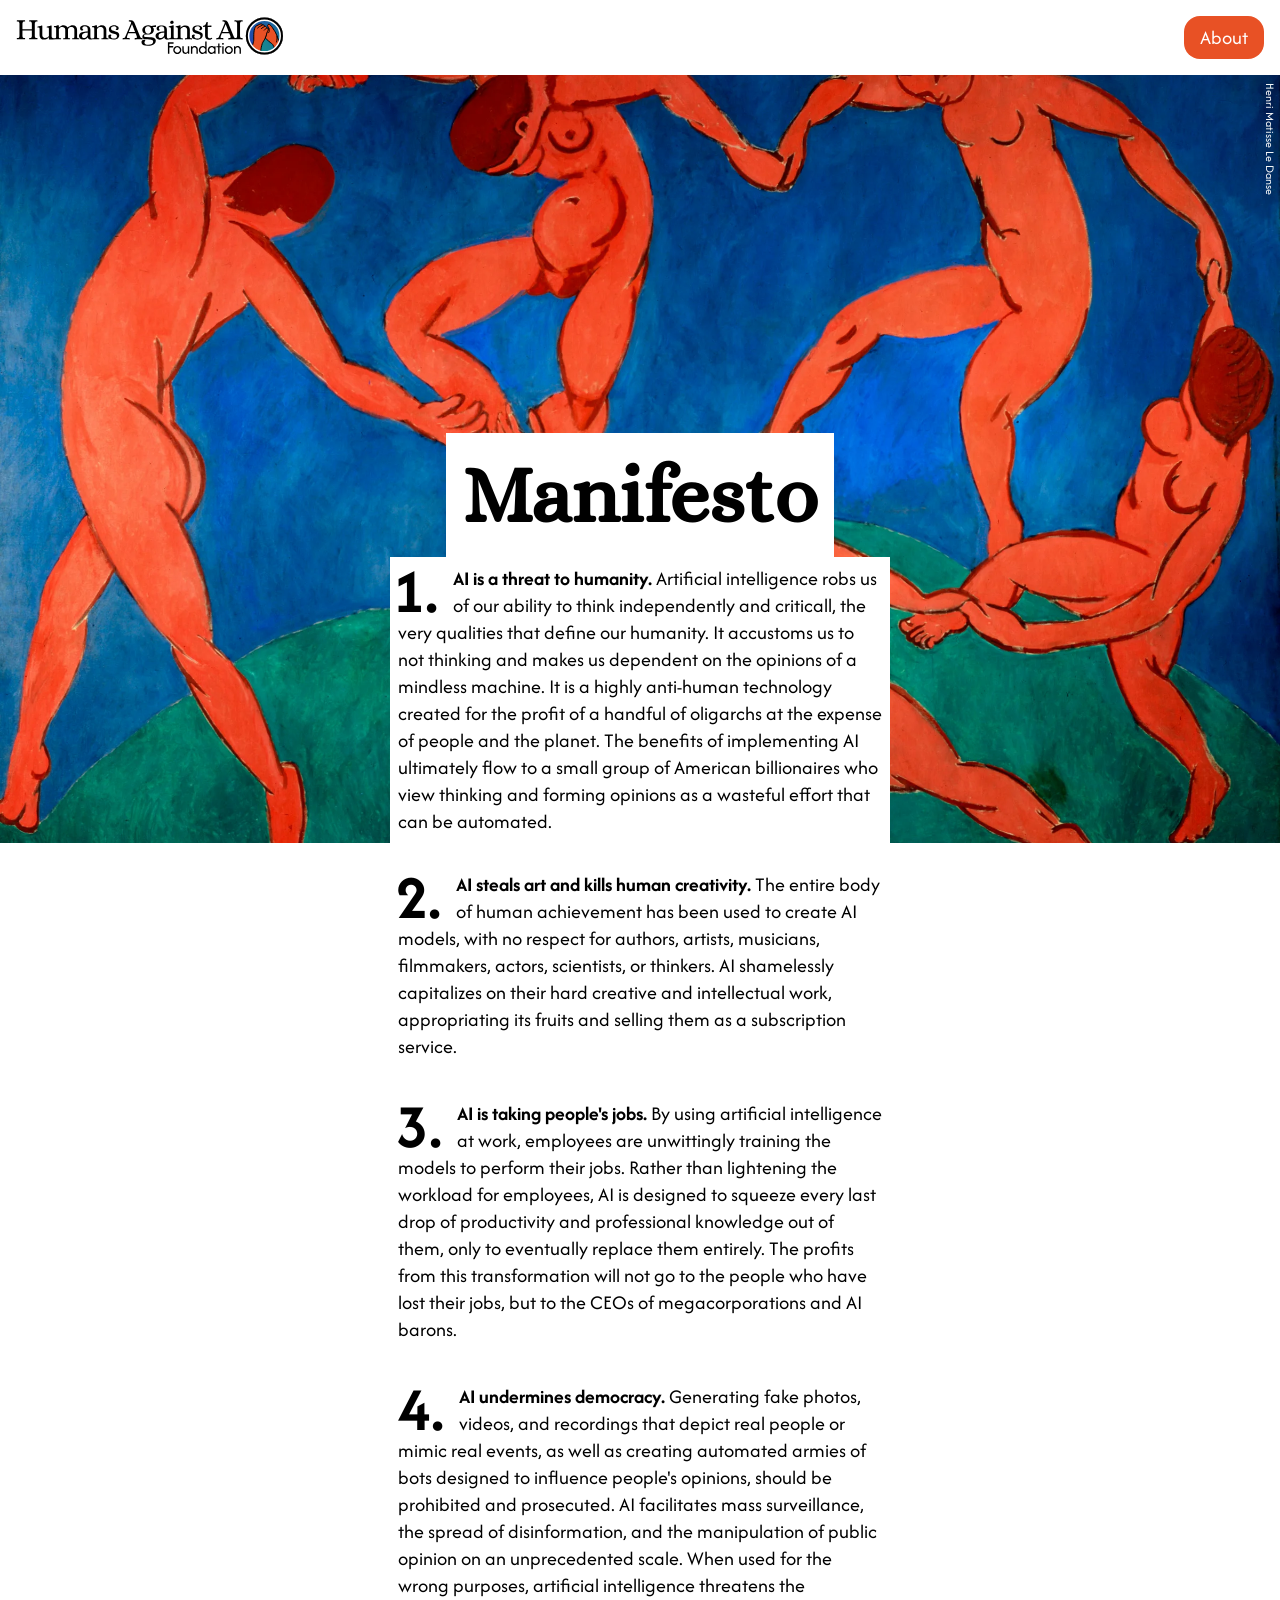
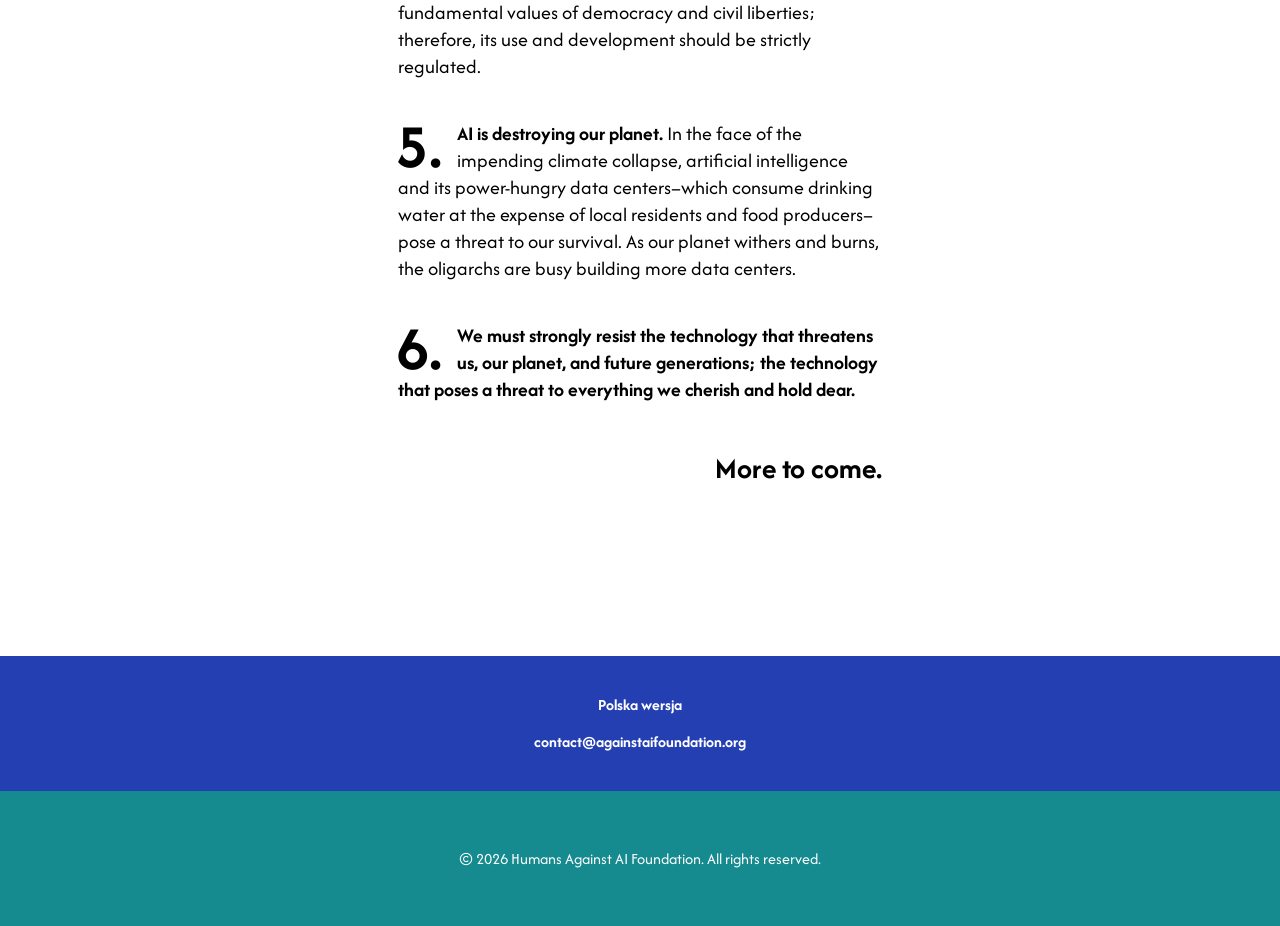
<file: index.html>
<!DOCTYPE html>
<html>
<head>
  <meta charset="UTF-8">
  <meta name="viewport" content="width=device-width, initial-scale=1.0">
  <title>Redirecting...</title>
</head>
<body>
<script>
  const saved = localStorage.getItem("lang");
  if (saved === "pl" || saved === "en") {
    location.replace("/" + saved + "/");
  } else {
    const lang = navigator.language || navigator.userLanguage;
    const isPolish = lang.startsWith("pl");
    const target = isPolish ? "/pl/" : "/en/";
    location.replace(target);
  }
</script>
</body>
</html>
</file>
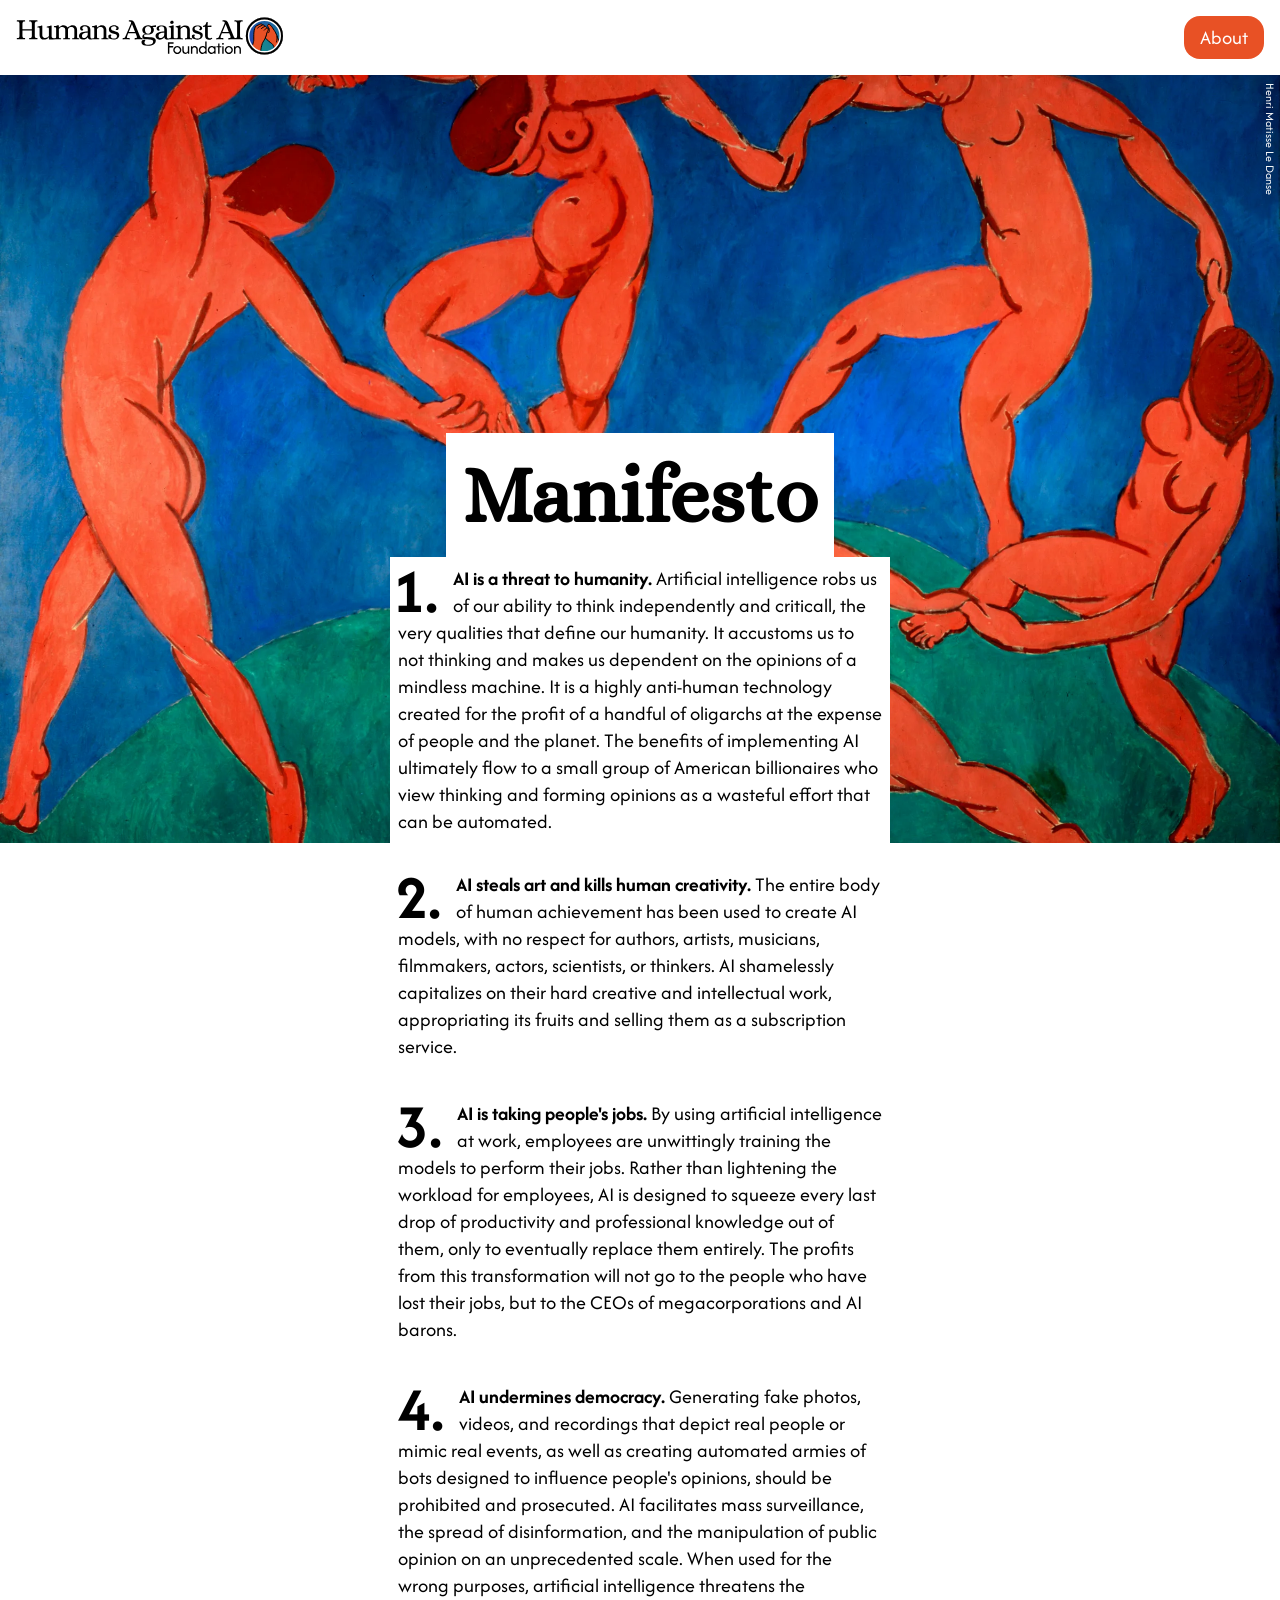
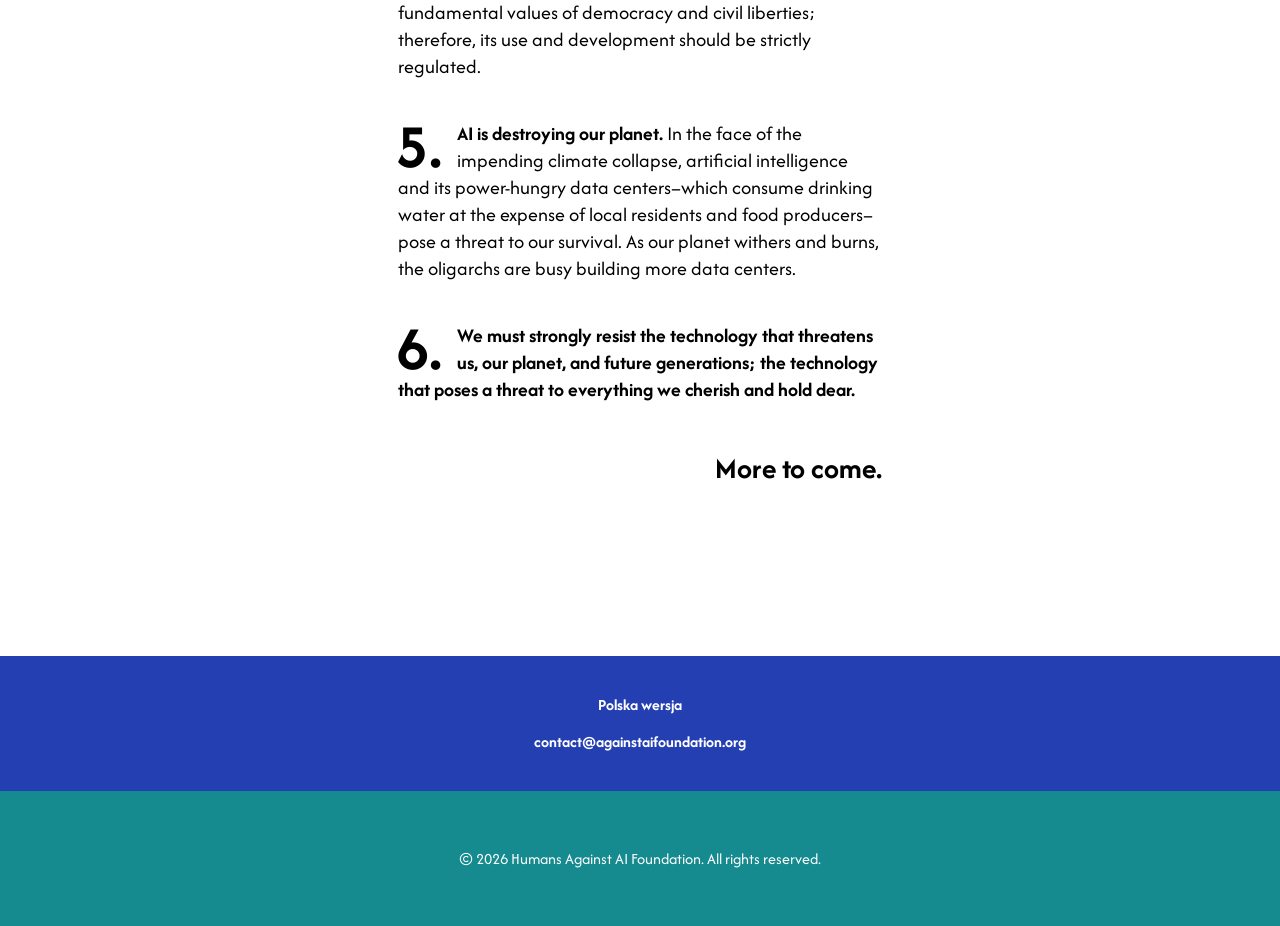
<file: en/index.html>
<!DOCTYPE html>
<html lang="en">
<html>
<head>
  <meta charset="UTF-8">
  <meta name="viewport" content="width=device-width, initial-scale=1.0">
  <title>Humans Against AI</title>
  <link rel="stylesheet" href="/resources/styles.css">
  <link rel="preconnect" href="https://fonts.googleapis.com">
  <link rel="preconnect" href="https://fonts.gstatic.com" crossorigin>
  <link href="https://fonts.googleapis.com/css2?family=Afacad+Flux:wght@100..1000&family=Alice&display=swap" rel="stylesheet">
  <link rel="icon" href="/resources/favicon.png" type="image/png" sizes="48x48">
  <link rel="icon" href="/resources/favicon.svg" type="image/svg+xml" sizes="any">
  <link rel="apple-touch-icon" href="/resources/apple-touch-icon.png">
</head>
<body>
  <header>
    <a href="/en/">
      <picture>
        <source media="(min-width: 500px)" srcset="/resources/HAAI_Logo_EN_Color_Thin.svg">
        <img src="/resources/HAAI_Logo_Vertical_Color_Thin.svg" alt="Humans Against AI" id="logo">
      </picture>
    </a>
    <nav>
      <ul>
        <li><a href="/en/about" class="button">About</a></li>
      </ul>
    </nav>
  </header>
  <main>
    <div class="hero">
      <div class="hero_image">
        <span class="image_credits">Henri Matisse Le Danse</span>
      </div>
      <div class="hero_content">
        <h1>Manifesto</h1>
        <p id="first_paragraph_hero">1. <b>AI is a threat to humanity.</b> Artificial intelligence robs us of our ability to think independently and criticall, the very qualities that define our humanity. It accustoms us to not thinking and makes us dependent on the opinions of a mindless machine. It is a highly anti-human technology created for the profit of a handful of oligarchs at the expense of people and the planet. The benefits of implementing AI ultimately flow to a small group of American billionaires who view thinking and forming opinions as a wasteful effort that can be automated.</p>
      </div>
    </div>
    <div id="manifesto">
      <p id="first_paragraph_body">1. <b>AI is a threat to humanity.</b> Artificial intelligence robs us of our ability to think independently and critically, the very qualities that define our humanity. It accustoms us to <i>not</i> thinking and makes us dependent on the opinions of a mindless machine. It is a highly anti-human technology created for the profit of a few oligarchs at the expense of people and the planet. The benefits of implementing AI ultimately flow to a small group of American billionaires who view thinking and forming opinions as a wasteful effort that can be automated away.</p>
      <p>2. <b>AI steals art and kills human creativity.</b> The entire body of human achievement has been used to create AI models, with no respect for authors, artists, musicians, filmmakers, actors, scientists, or thinkers. AI shamelessly capitalizes on their hard creative and intellectual work, appropriating its fruits and selling them as a subscription service.</p>
      <p>3. <b>AI is taking people's jobs.</b> By using artificial intelligence at work, employees are unwittingly training the models to perform their jobs. Rather than lightening the workload for employees, AI is designed to squeeze every last drop of productivity and professional knowledge out of them, only to eventually replace them entirely. The profits from this transformation will not go to the people who have lost their jobs, but to the CEOs of megacorporations and AI barons.</p>
      <p>4. <b>AI undermines democracy.</b> Generating fake photos, videos, and recordings that depict real people or mimic real events, as well as creating automated armies of bots designed to influence people's opinions, should be prohibited and prosecuted. AI facilitates mass surveillance, the spread of disinformation, and the manipulation of public opinion on an unprecedented scale. When used for the wrong purposes, artificial intelligence threatens the fundamental values of democracy and civil liberties; therefore, its use and development should be strictly regulated.</p>
      <p>5. <b>AI is destroying our planet.</b> In the face of the impending climate collapse, artificial intelligence and its power-hungry data centers–which consume drinking water at the expense of local residents and food producers–pose a threat to our survival. As our planet withers and burns, the oligarchs are busy building more data centers.</p>
      <p>6. <b>We must strongly resist the technology that threatens us, our planet, and future generations; the technology that poses a threat to everything we cherish and hold dear.</b></p>
      <h2 style="text-align: end;">More to come.</h2>
    </div>
  </main>
  <footer>
     <div class="whitespace"></div>
     <div class="bluespace">
      <a href="/pl/" onclick="localStorage.setItem('lang','pl')">Polska wersja</a>
      <a href="mailto:contact@againstaifoundation.org">contact@againstaifoundation.org</a>
    </div>
    <div class="tealspace">
      <p class="copyright">&copy; 2026 Humans Against AI Foundation. All rights reserved.</p>
    </div>
  </footer>
</body>
</html>
</file>
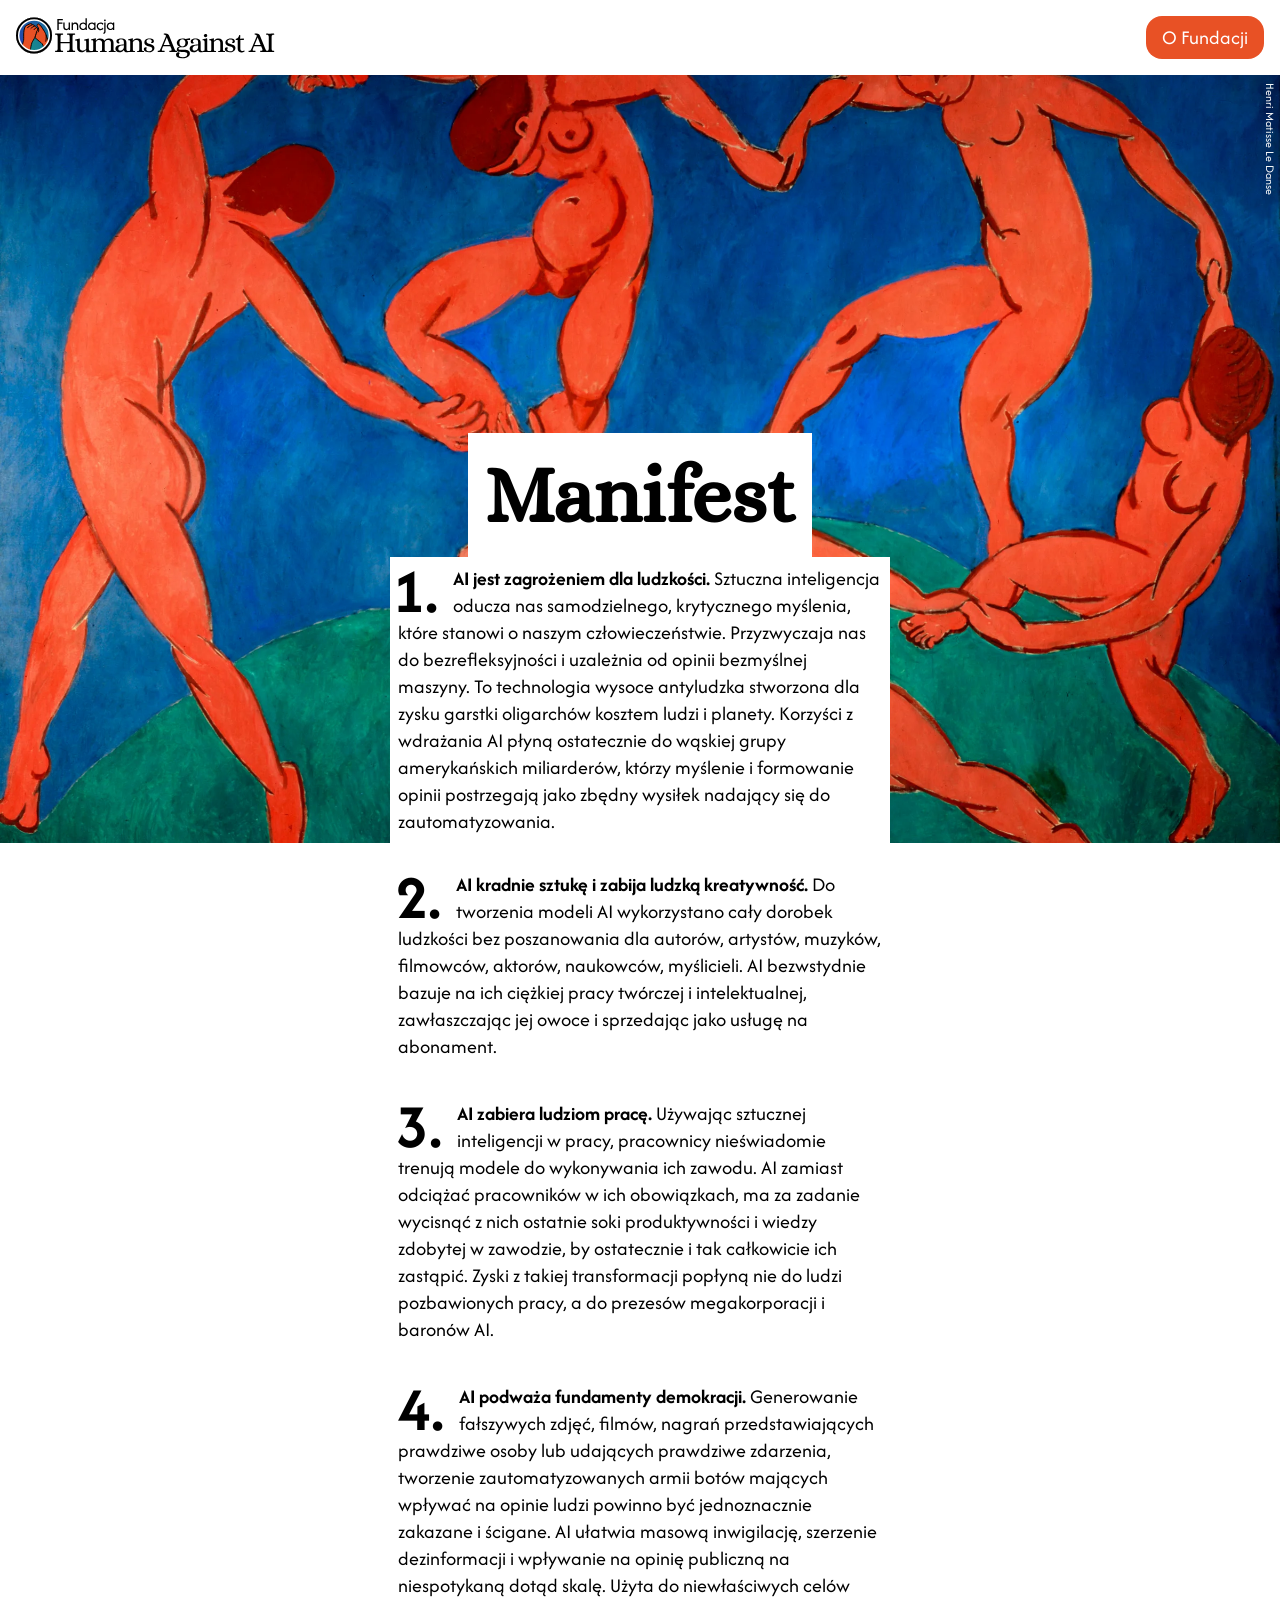
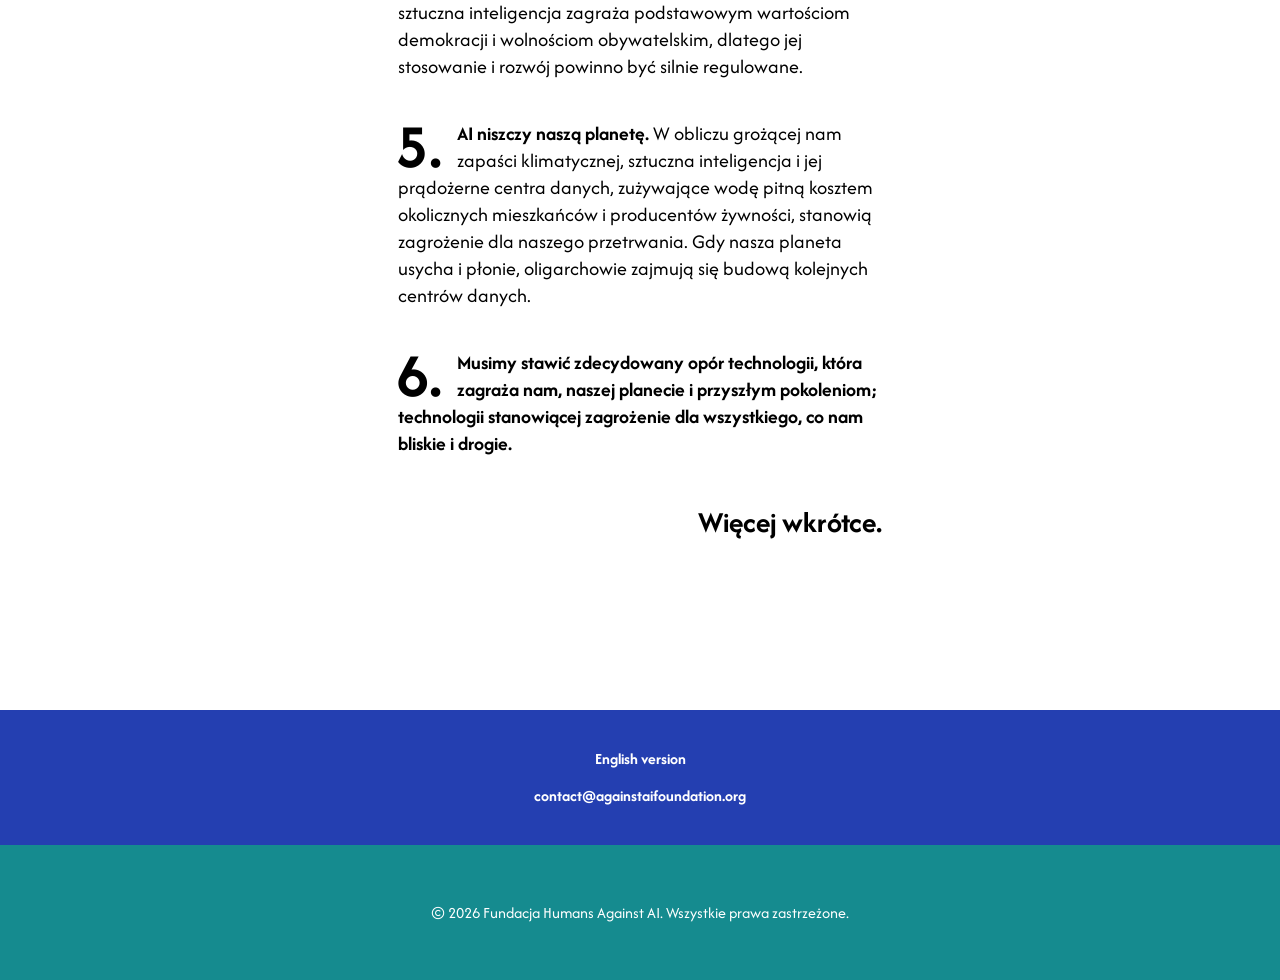
<file: pl/index.html>
<!DOCTYPE html>
<html lang="pl">
<html>
<head>
  <meta charset="UTF-8">
  <meta name="viewport" content="width=device-width, initial-scale=1.0">
  <title>Humans Against AI</title>
  <link rel="stylesheet" href="/resources/styles.css">
  <link rel="preconnect" href="https://fonts.googleapis.com">
  <link rel="preconnect" href="https://fonts.gstatic.com" crossorigin>
  <link href="https://fonts.googleapis.com/css2?family=Afacad+Flux:wght@100..1000&family=Alice&display=swap" rel="stylesheet">
  <link rel="icon" href="/resources/favicon.png" type="image/png" sizes="48x48">
  <link rel="icon" href="/resources/favicon.svg" type="image/svg+xml" sizes="any">
  <link rel="apple-touch-icon" href="/resources/apple-touch-icon.png">
</head>
<body>
  <header>
    <a href="/pl/">
      <picture>
        <source media="(min-width: 500px)" srcset="/resources/HAAI_Logo_PL_Color_Thin.svg">
        <img src="/resources/HAAI_Logo_Vertical_Color_Thin.svg" alt="Humans Against AI" id="logo">
      </picture>
    </a>
    <nav>
      <ul>
        <li><a href="/pl/about/" class="button">O Fundacji</a></li>
      </ul>
    </nav>
  </header>
  <main>
    <div class="hero">
      <div class="hero_image">
        <span class="image_credits">Henri Matisse Le Danse</span>
      </div>
      <div class="hero_content">
        <h1>Manifest</h1>
        <p id="first_paragraph_hero">1. <b>AI jest zagrożeniem dla ludzkości.</b> Sztuczna inteligencja oducza nas samodzielnego, krytycznego myślenia, które stanowi o naszym człowieczeństwie. Przyzwyczaja nas do bezrefleksyjności i uzależnia od opinii bezmyślnej maszyny. To technologia wysoce antyludzka stworzona dla zysku garstki oligarchów kosztem ludzi i planety. Korzyści z wdrażania AI płyną ostatecznie do wąskiej grupy amerykańskich miliarderów, którzy myślenie i formowanie opinii postrzegają jako zbędny wysiłek nadający się do zautomatyzowania.</p>
      </div>
    </div>
    <div id="manifesto">
      <p id="first_paragraph_body">1. <b>AI jest zagrożeniem dla ludzkości.</b> Sztuczna inteligencja oducza nas samodzielnego, krytycznego myślenia, które stanowi o naszym człowieczeństwie. Przyzwyczaja nas do bezrefleksyjności i uzależnia od opinii bezmyślnej maszyny. To technologia wysoce antyludzka stworzona dla zysku garstki oligarchów kosztem ludzi i planety. Korzyści z wdrażania AI płyną ostatecznie do wąskiej grupy amerykańskich miliarderów, którzy myślenie i formowanie opinii postrzegają jako zbędny wysiłek nadający się do zautomatyzowania.</p>
      <p>2. <b>AI kradnie sztukę i zabija ludzką kreatywność.</b> Do tworzenia modeli AI wykorzystano cały dorobek ludzkości bez poszanowania dla autorów, artystów, muzyków, filmowców, aktorów, naukowców, myślicieli. AI bezwstydnie bazuje na ich ciężkiej pracy twórczej i intelektualnej, zawłaszczając jej owoce i sprzedając jako usługę na abonament. </p>
      <p>3. <b>AI zabiera ludziom pracę.</b> Używając sztucznej inteligencji w pracy, pracownicy nieświadomie trenują modele do wykonywania ich zawodu. AI zamiast odciążać pracowników w ich obowiązkach, ma za zadanie wycisnąć z nich ostatnie soki produktywności i wiedzy zdobytej w zawodzie, by ostatecznie i tak całkowicie ich zastąpić. Zyski z takiej transformacji popłyną nie do ludzi pozbawionych pracy, a do prezesów megakorporacji i baronów AI.</p>
      <p>4. <b>AI podważa fundamenty demokracji.</b> Generowanie fałszywych zdjęć, filmów, nagrań przedstawiających prawdziwe osoby lub udających prawdziwe zdarzenia, tworzenie zautomatyzowanych armii botów mających wpływać na opinie ludzi powinno być jednoznacznie zakazane i ścigane. AI ułatwia masową inwigilację, szerzenie dezinformacji i wpływanie na opinię publiczną na niespotykaną dotąd skalę. Użyta do niewłaściwych celów sztuczna inteligencja zagraża podstawowym wartościom demokracji i wolnościom obywatelskim, dlatego jej stosowanie i rozwój powinno być silnie regulowane.</p>
      <p>5. <b>AI niszczy naszą planetę.</b> W obliczu grożącej nam zapaści klimatycznej, sztuczna inteligencja i jej prądożerne centra danych, zużywające wodę pitną kosztem okolicznych mieszkańców i producentów żywności, stanowią zagrożenie dla naszego przetrwania. Gdy nasza planeta usycha i płonie, oligarchowie zajmują się budową kolejnych centrów danych.</p>
      <p>6. <b>Musimy stawić zdecydowany opór technologii, która zagraża nam, naszej planecie i przyszłym pokoleniom; technologii stanowiącej zagrożenie dla wszystkiego, co nam bliskie i drogie.</b></p>
      <h2 style="text-align: end;">Więcej wkrótce.</h2>
    </div>
  </main>
  <footer>
    <div class="whitespace"></div>
    <div class="bluespace">
      <a href="/en/" onclick="localStorage.setItem('lang','en')">English version</a>
      <a href="mailto:contact@againstaifoundation.org">contact@againstaifoundation.org</a>
    </div>
    <div class="tealspace">
      <p class="copyright">&copy; 2026 Fundacja Humans Against AI. Wszystkie prawa zastrzeżone.</p>
    </div>
  </footer>
</body>
</html>
</file>
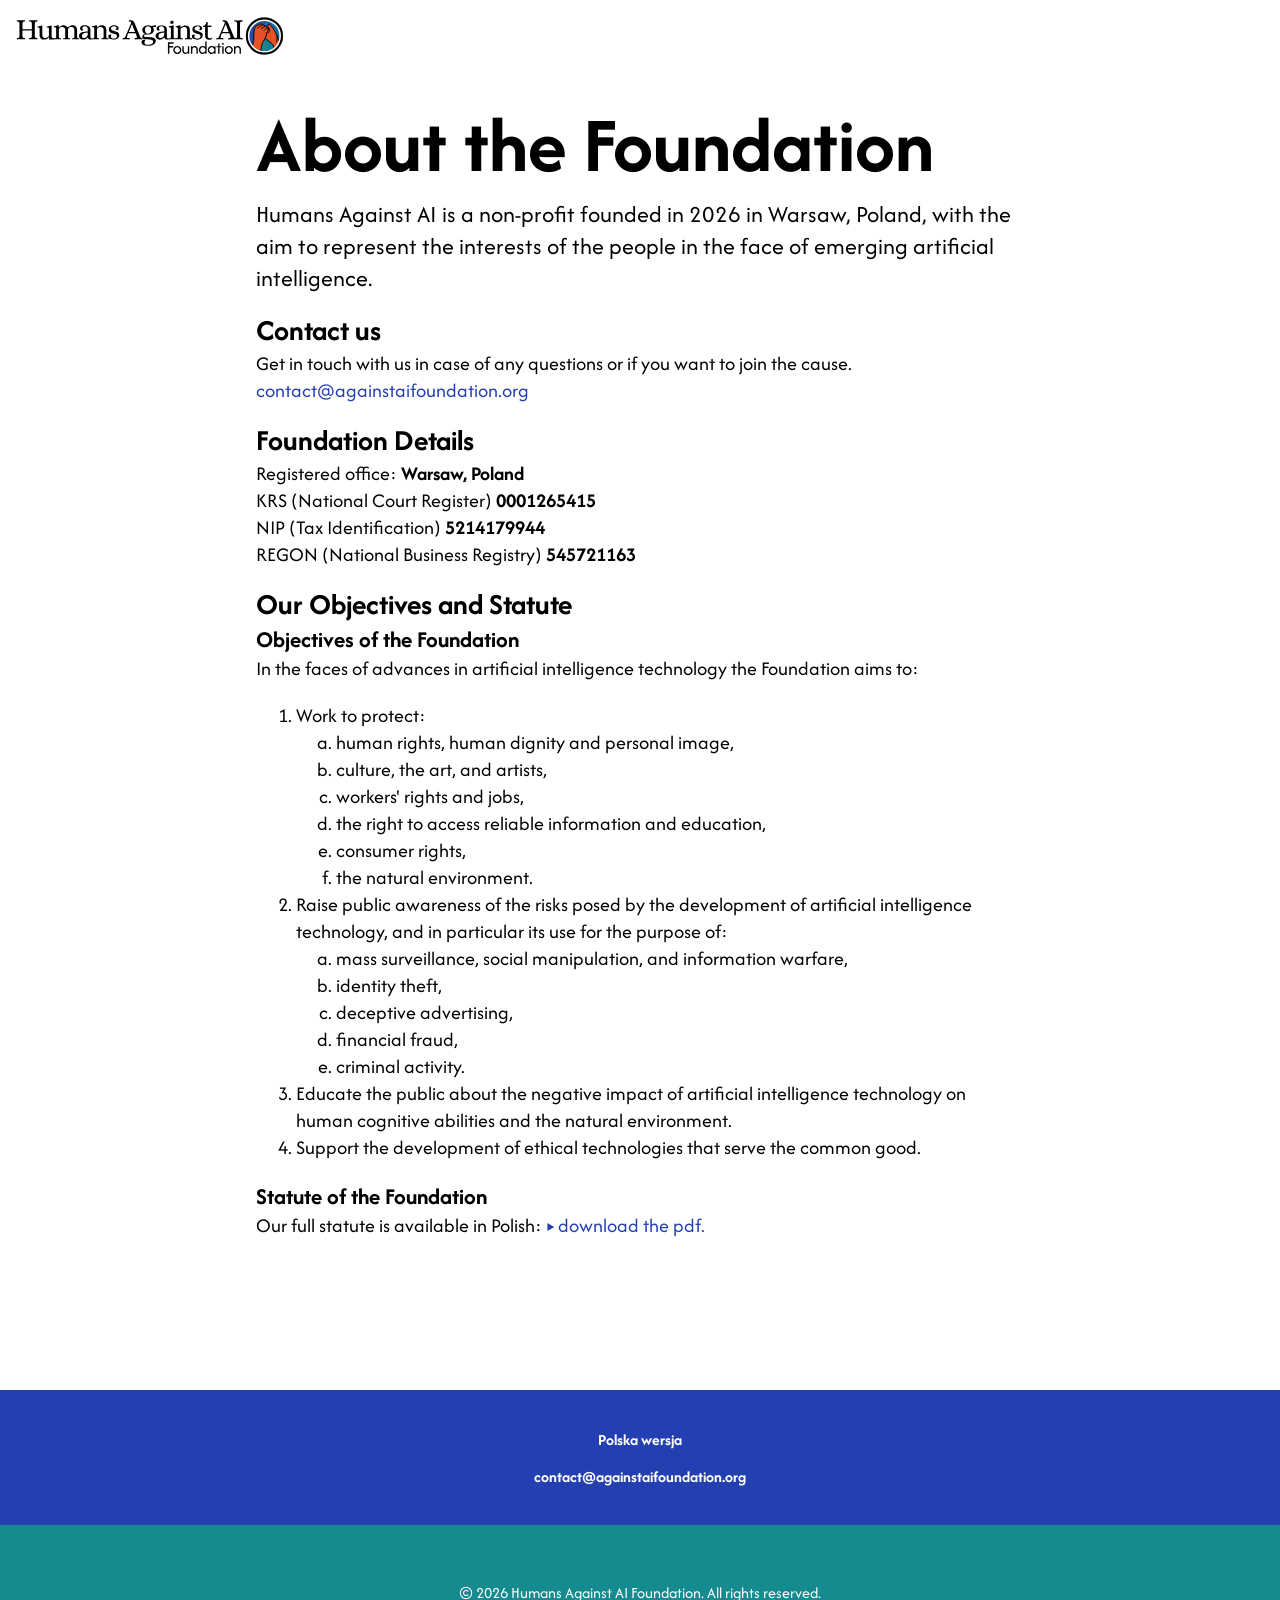
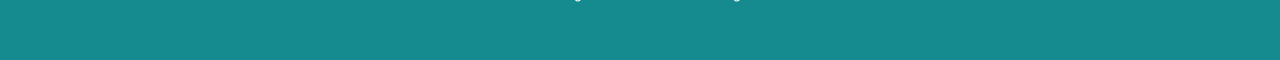
<file: en/about/index.html>
<!DOCTYPE html>
<html lang="en">
<html>
<head>
  <meta charset="UTF-8">
  <meta name="viewport" content="width=device-width, initial-scale=1.0">
  <title>Humans Against AI</title>
  <link rel="stylesheet" href="/resources/styles.css">
  <link rel="preconnect" href="https://fonts.googleapis.com">
  <link rel="preconnect" href="https://fonts.gstatic.com" crossorigin>
  <link href="https://fonts.googleapis.com/css2?family=Afacad+Flux:wght@100..1000&family=Alice&display=swap" rel="stylesheet">
  <link rel="icon" href="/resources/favicon.png" type="image/png" sizes="48x48">
  <link rel="icon" href="/resources/favicon.svg" type="image/svg+xml" sizes="any">
  <link rel="apple-touch-icon" href="/resources/apple-touch-icon.png">
</head>
<body>
  <header>
    <a href="/en/">
      <picture>
        <source media="(min-width: 500px)" srcset="/resources/HAAI_Logo_EN_Color_Thin.svg">
        <img src="/resources/HAAI_Logo_Vertical_Color_Thin.svg" alt="Humans Against AI" id="logo">
      </picture>
    </a>
  </header>
  <main>
    <div class="content">
      <h1>About the Foundation</h1>
      <p style="font-size: 1.5rem;">Humans Against AI is a non-profit founded in 2026 in Warsaw, Poland, with the aim to represent the interests of the people in the face of emerging artificial intelligence.</p>
      <h2>Contact us</h2>
      <p>Get in touch with us in case of any questions or if you want to join the cause.</p>
      <a href="mailto:contact@againstaifoundation.org"><p>contact@againstaifoundation.org</p></a>
      <h2>Foundation Details</h2>
      <p>Registered office: <b>Warsaw, Poland</b></p>
      <p>KRS (National Court Register) <b>0001265415</b></p>
      <p>NIP (Tax Identification) <b>5214179944</b></p>
      <p>REGON (National Business Registry) <b>545721163</b></p>
      <h2>Our Objectives and Statute</h2>
      <h3>Objectives of the Foundation</h3>
      <p>In the faces of advances in artificial intelligence technology the Foundation aims to:</p>
      <ol type="1">
        <li>Work to protect:
          <ol type="a">
            <li>human rights, human dignity and personal image,</li>
            <li>culture, the art, and artists,</li>
            <li>workers' rights and jobs,</li>
            <li>the right to access reliable information and education,</li>
            <li>consumer rights,</li>
            <li>the natural environment.</li>
          </ol>
        </li>
        <li>Raise public awareness of the risks posed by the development of artificial intelligence technology, and in particular its use for the purpose of:
          <ol type="a">
            <li>mass surveillance, social manipulation, and information warfare,</li>
            <li>identity theft,</li>
            <li>deceptive advertising,</li>
            <li>financial fraud,</li>
            <li>criminal activity.</li>
          </ol>
        </li>
        <li>Educate the public about the negative impact of artificial intelligence technology on human cognitive abilities and the natural environment.</li>
        <li>Support the development of ethical technologies that serve the common good.</li>
      </ol>
      <h3>Statute of the Foundation</h3>
      <p>Our full statute is available in Polish: <a href="/resources/Statut_Fundacji_Humans_Against_AI.pdf">▸ download the pdf.</a></p>
    </div> 
  </main>
  <footer>
    <div class="whitespace"></div>
    <div class="bluespace">
      <a href="/pl/" onclick="localStorage.setItem('lang','pl')">Polska wersja</a>
      <a href="mailto:contact@againstaifoundation.org">contact@againstaifoundation.org</a>
    </div>
    <div class="tealspace">
      <p class="copyright">&copy; 2026 Humans Against AI Foundation. All rights reserved.</p>
    </div>
  </footer>
</body>
</html>
</file>
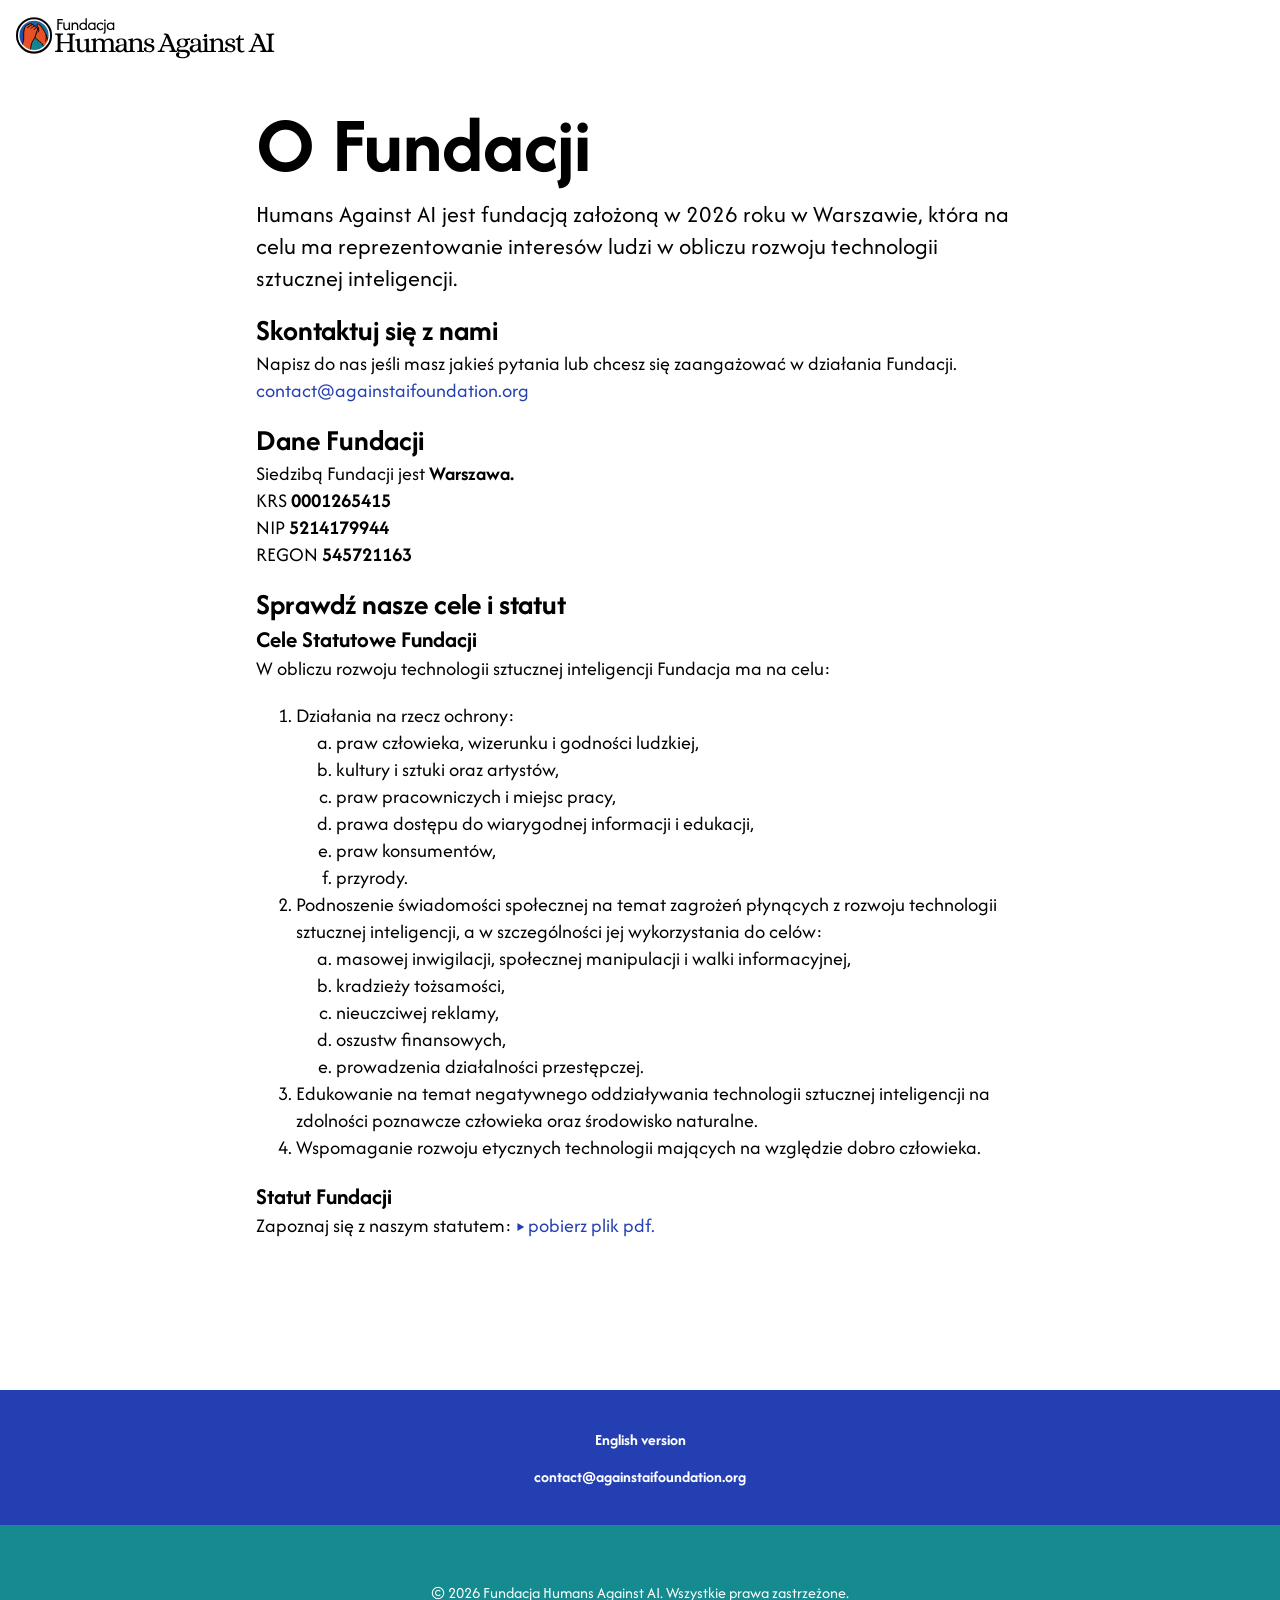
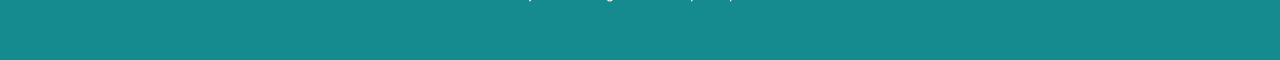
<file: pl/about/index.html>
<!DOCTYPE html>
<html lang="pl">
<html>
<head>
  <meta charset="UTF-8">
  <meta name="viewport" content="width=device-width, initial-scale=1.0">
  <title>Humans Against AI</title>
  <link rel="stylesheet" href="/resources/styles.css">
  <link rel="preconnect" href="https://fonts.googleapis.com">
  <link rel="preconnect" href="https://fonts.gstatic.com" crossorigin>
  <link href="https://fonts.googleapis.com/css2?family=Afacad+Flux:wght@100..1000&family=Alice&display=swap" rel="stylesheet">
  <link rel="icon" href="/resources/favicon.png" type="image/png" sizes="48x48">
  <link rel="icon" href="/resources/favicon.svg" type="image/svg+xml" sizes="any">
  <link rel="apple-touch-icon" href="/resources/apple-touch-icon.png">
</head>
<body>
  <header>
    <a href="/pl/">
      <picture>
        <source media="(min-width: 500px)" srcset="/resources/HAAI_Logo_PL_Color_Thin.svg">
        <img src="/resources/HAAI_Logo_Vertical_Color_Thin.svg" alt="Humans Against AI" id="logo">
      </picture>
    </a>
  </header>
  <main>
    <div class="content">
      <h1>O Fundacji</h1>
      <p style="font-size: 1.5rem;">Humans Against AI jest fundacją założoną w 2026 roku w Warszawie, która na celu ma reprezentowanie interesów ludzi w obliczu rozwoju technologii sztucznej inteligencji.</p>
      <h2>Skontaktuj się z nami</h2>
      <p>Napisz do nas jeśli masz jakieś pytania lub chcesz się zaangażować w działania Fundacji.</p>
      <a href="mailto:contact@againstaifoundation.org"><p>contact@againstaifoundation.org</p></a>
      <h2>Dane Fundacji</h2>
      <p>Siedzibą Fundacji jest <b>Warszawa.</b></p>
      <p>KRS <b>0001265415</b></p>
      <p>NIP <b>5214179944</b></p>
      <p>REGON <b>545721163</b></p>
      <h2>Sprawdź nasze cele i statut</h2>
      <h3>Cele Statutowe Fundacji</h3>
      <p>W obliczu rozwoju technologii sztucznej inteligencji Fundacja ma na celu:</p>
      <ol type="1">
        <li>Działania na rzecz ochrony:
          <ol type="a">
            <li>praw człowieka, wizerunku i godności ludzkiej,</li>
            <li>kultury i sztuki oraz artystów,</li>
            <li>praw pracowniczych i miejsc pracy,</li>
            <li>prawa dostępu do wiarygodnej informacji i edukacji,</li>
            <li>praw konsumentów,</li>
            <li>przyrody.</li>
          </ol>
        </li>
        <li>Podnoszenie świadomości społecznej na temat zagrożeń płynących z rozwoju technologii sztucznej inteligencji, a w szczególności jej wykorzystania do celów:
          <ol type="a">
            <li>masowej inwigilacji, społecznej manipulacji i walki informacyjnej,</li>
            <li>kradzieży tożsamości,</li>
            <li>nieuczciwej reklamy,</li>
            <li>oszustw finansowych,</li>
            <li>prowadzenia działalności przestępczej.</li>
          </ol>
        </li>
        <li>Edukowanie na temat negatywnego oddziaływania technologii sztucznej inteligencji na zdolności poznawcze człowieka oraz środowisko naturalne.</li>
        <li>Wspomaganie rozwoju etycznych technologii mających na względzie dobro człowieka.</li>
      </ol>
      <h3>Statut Fundacji</h3>
      <p>Zapoznaj się z naszym statutem: <a href="/resources/Statut_Fundacji_Humans_Against_AI.pdf">▸ pobierz plik pdf.</a></p>
    </div>
  </main>
  <footer>
    <div class="whitespace"></div>
    <div class="bluespace">
      <a href="/en/" onclick="localStorage.setItem('lang','en')">English version</a>
      <a href="mailto:contact@againstaifoundation.org">contact@againstaifoundation.org</a>
    </div>
    <div class="tealspace">
      <p class="copyright">&copy; 2026 Fundacja Humans Against AI. Wszystkie prawa zastrzeżone.</p>
    </div>
  </footer>
</body>
</html>
</file>
<file: resources/styles.css>
:root {
    --foundation-orange: #E85125;
    --foundation-orange-hover: #ef7752;
    --foundation-blue: #243FB1;
    --foundation-teal: #158b8f;

    --primary-color: var(--foundation-orange);
    --primary-color-hover: var(--foundation-orange-hover);
    --header-background: rgba(255, 255, 255, 0.8);
    --header-backdrop-filter: blur(10px);

    --font-family: "Afacad Flux", sans-serif;
    --font-family-headings: "Alice", serif;

    --manifesto-max-width: 500px;
    --content-max-width: 800px;
}

*, *::before, *::after {
  box-sizing: border-box;
}

a {
    color: var(--foundation-blue);
    text-decoration: none;
}

a:visited {
    color: var(--foundation-teal)
}

a:hover {
    text-decoration: underline;
}

h1 {
    font-size: 5rem;
    margin: 0;
}

body {
    font-family: var(--font-family);
    font-size: 1.25rem;
    font-weight: 400;
    background-color: rgb(255, 255, 255);
    margin: 0;
    padding: 0;
    display: flex;
    flex-direction: column;
}


header {
    color: black;
    font-size: 1.25rem;
    display: flex;
    justify-content: space-between;
    align-items: center;
    position: sticky;
    top: 0;
    background-color: rgba(255, 255, 255, 0.8);
    padding: 0.5rem 1rem;
    width: 100%;
    box-sizing: border-box;

    backdrop-filter: blur(10px);
    -webkit-backdrop-filter: blur(10px); /* Safari support */
}

header #logo {
    height: 3rem;
    margin-top: 0.25rem;
    transition: opacity 0.3s ease;
}

header #logo:hover {
    opacity: 0.8;
}

header nav ul {
    list-style-type: none;
    margin: 0;
    padding: 0;
    display: flex;
    gap: 2rem;
}

header nav ul li a {
    text-decoration: none;
    color: black;
    transition: color 0.3s ease;
}

header nav ul li a:hover {
    color: var(--primary-color);
}

footer {
    padding: 0;
    color: white;
    font-size: 1rem;
}

footer a {
    color: white;
    text-decoration: none;
    font-weight: bold;
    padding: 0.5rem;
}

footer a:visited {
    color: white;
}

.content {
    max-width: var(--content-max-width);
    margin: auto;
    padding: 1rem;
}

.content h2 {
    padding: 1rem 0 0 0;
    margin: 0;
}

.content h3 {
    padding: 0;
    margin: 0;
}

.content p {
    padding: 0;
    margin: 0;
}

.hero {
    display: grid;
}

.hero_image {
    display: flex;
    flex-direction: column;
    align-items: flex-end;
    height: 60vw;

    background-image: url('../resources/henri-matisse-danse.webp');
    background-size: cover;
    background-position: center;
}

.image_credits {
    text-decoration: none;
    /* margin-top: auto;
    margin-bottom: auto; */
    writing-mode: vertical-rl;
    /* transform: rotate(180deg); */
    color: white;
    padding: 0.5rem 0.15rem;
    font-size: 0.75rem;
    /* opacity: 0.7; */
}

.image_credits:hover,
.image_credits:visited {
    color: white;
}

.hero_image,
.hero_content {
    grid-area: 1/1;
}

.hero_content {
    display: flex;
    flex-direction: column;
    justify-content: flex-end;
    align-items: center;
    color: black;
}

.hero h1 {
    font-family: var(--font-family-headings);
    background-color: rgba(255, 255, 255, 1);
    width: fit-content;
    margin: 0 auto;
    padding: 1rem;
}

.hero p {
    background-color: rgba(255, 255, 255, 1);
    width: fit-content;
    margin: 0 auto;
    padding: 0.5rem;
    max-width: var(--manifesto-max-width);
}

.hero p::first-letter {
    font-weight: bold;
    margin-right: 0.25rem;
}

.button {
    background-color: var(--primary-color);
    color: white;
    padding: 0.5rem 1rem;
    text-decoration: none;
    border-radius: 1rem;
    transition: background-color 0.3s ease;
}

.button:visited {
    color: white;
}

.button:hover {
    color: white;
    background-color: var(--primary-color-hover);
}

.whitespace,
.bluespace,
.tealspace,
.orangespace {
    height: 15vh;
    display: flex;
    flex-direction: column;
    justify-content: center;
    text-align: center;
}

.whitespace {
    background-color: white;
}

.bluespace {
    background-color: var(--foundation-blue);
}

.tealspace {
    background-color: var(--foundation-teal);
}

.orangespace {
    background-color: var(--foundation-orange);
}

#manifesto {
    padding: 0.5rem;
    width: fit-content;
    max-width: var(--manifesto-max-width);
    margin: 0 auto;
    display: flex;
    flex-direction: column;
}

#manifesto p::first-letter {
    font-weight: bold;
    margin-right: 0.25rem;
}

#first_paragraph_body {
    display: none;
}

@supports (initial-letter: 2) or (-webkit-initial-letter: 2) {
    .hero p::first-letter {
        -webkit-initial-letter: 2;
        initial-letter: 2;
        margin-right: 1rem;
    }
    
    #manifesto p::first-letter {
        -webkit-initial-letter: 2;
        initial-letter: 2;
        margin-right: 1rem;
    }
}

@supports not ((initial-letter: 2) or (-webkit-initial-letter: 2)) {
    .hero p::first-letter {
        font-size: 2rem;
        float: left;
        line-height: 1;
    }
    
    #manifesto p::first-letter {
        font-size: 2rem;
        float: left;
        line-height: 1;
    }
}

@media (max-width: 500px) {
    h1 {
        font-size: 3rem;
    }
    #first_paragraph_hero {
        display: none;
    }
    #first_paragraph_body {
        display: block;
    }
}
</file>
